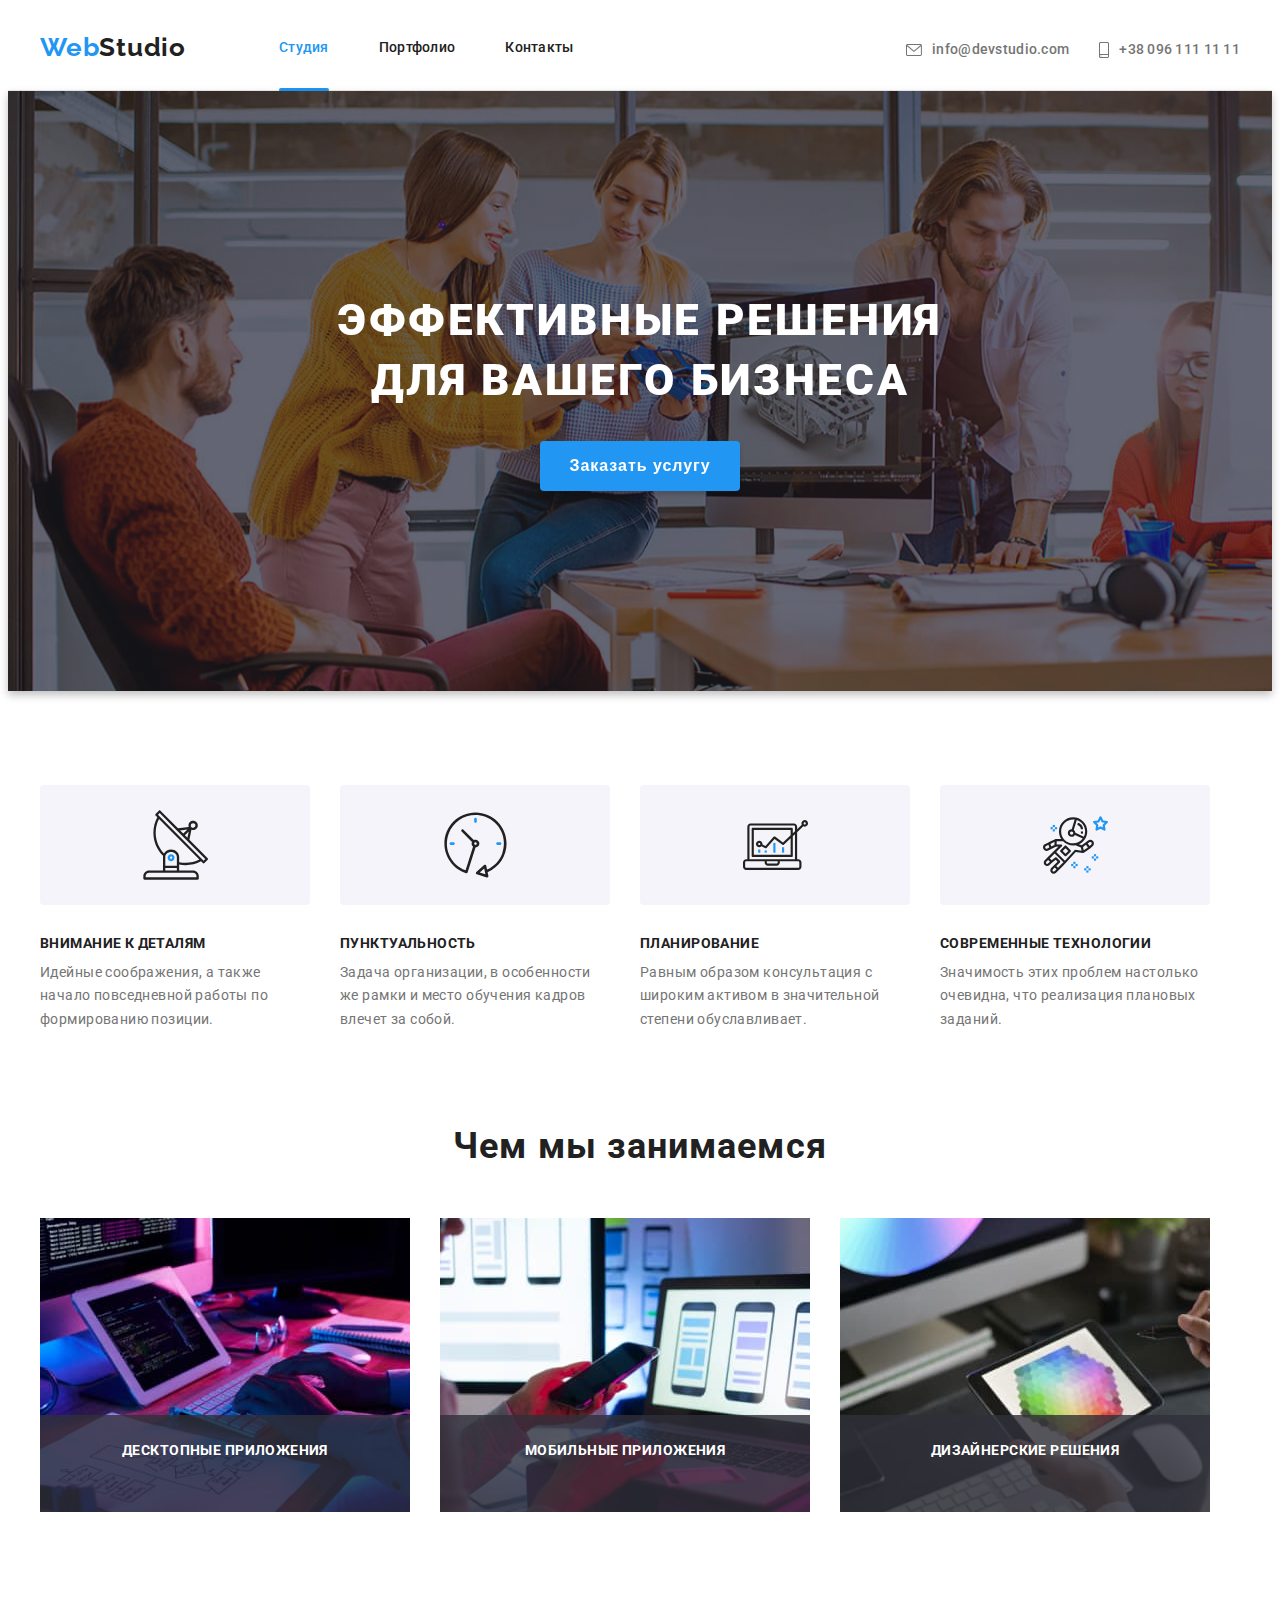
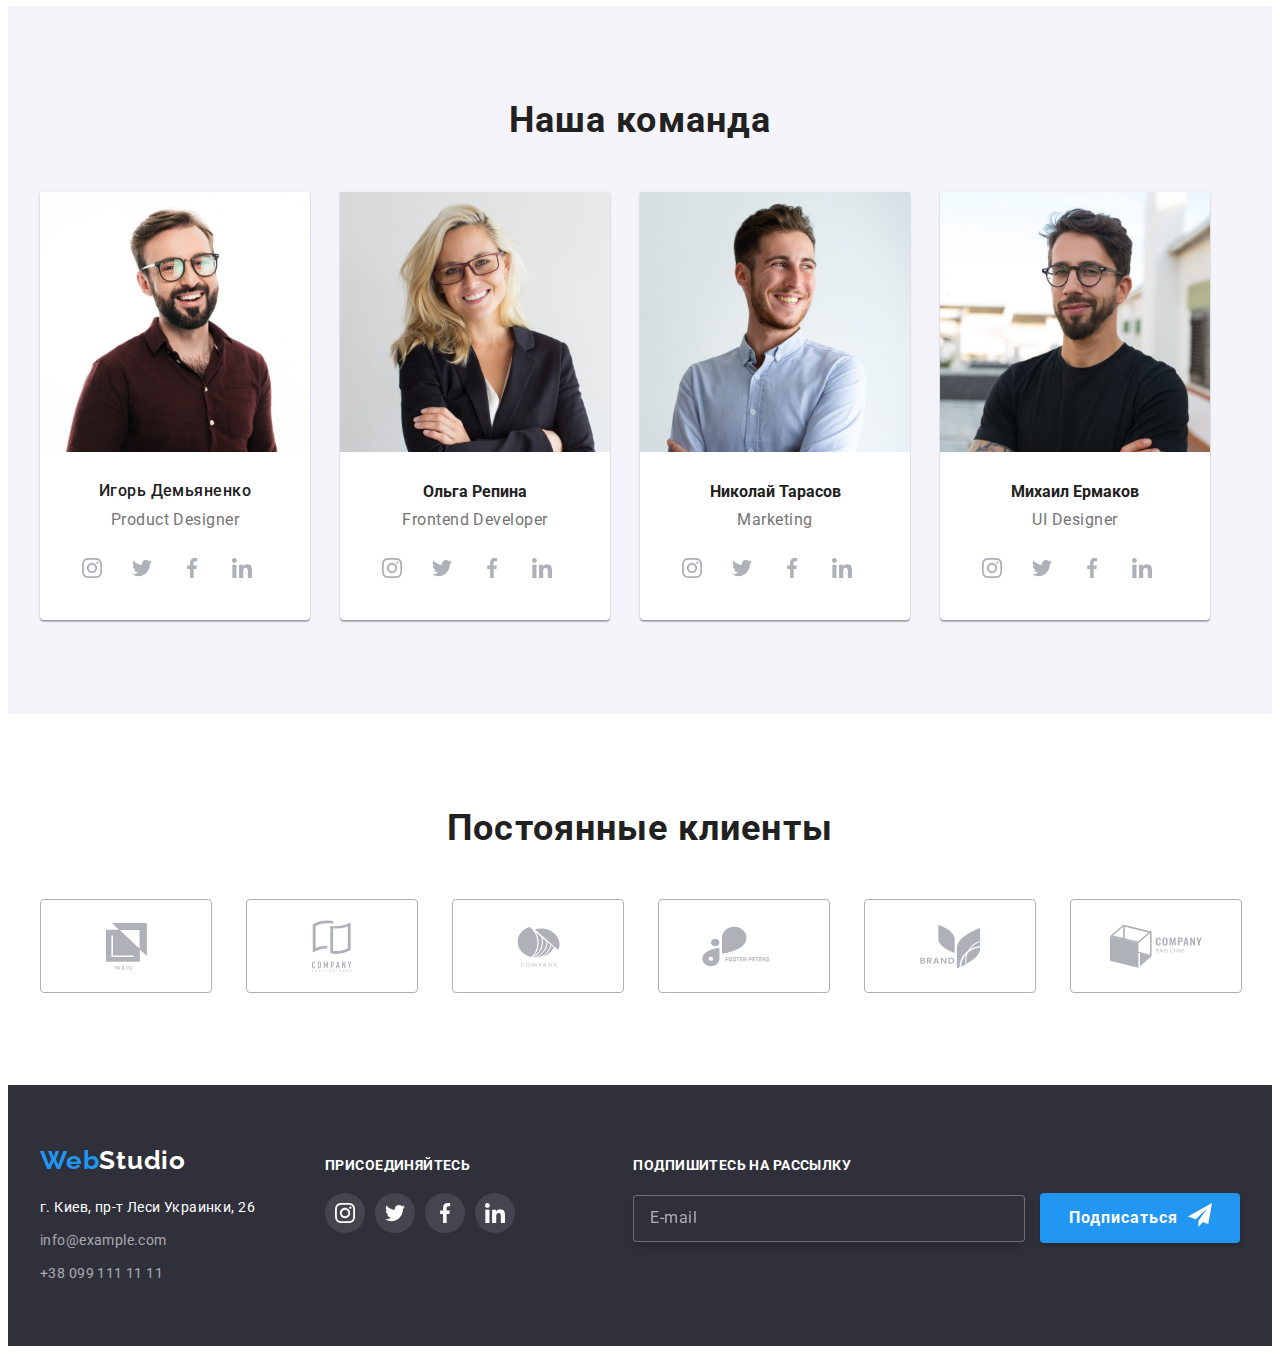
<file: index.html>
<!DOCTYPE html>
<html lang="ru">

<head>
  <meta charset="UTF-8" />
  <meta http-equiv="X-UA-Compatible" content="IE=edge" />
  <meta name="viewport" content="width=device-width, initial-scale=1.0" />
  <title>WebStudio - еффективные решения для вашего бизнеса</title>

  <link rel="stylesheet" href="https://cdnjs.cloudflare.com/ajax/libs/modern-normalize/1.1.0/modern-normalize.min.css"
    integrity="sha512-wpPYUAdjBVSE4KJnH1VR1HeZfpl1ub8YT/NKx4PuQ5NmX2tKuGu6U/JRp5y+Y8XG2tV+wKQpNHVUX03MfMFn9Q=="
    crossorigin="anonymous" referrerpolicy="no-referrer" />
  <link rel="preconnect" href="https://fonts.gstatic.com" />
  <link href="https://fonts.googleapis.com/css2?family=Raleway:wght@700&family=Roboto:wght@400;500;700;900&display=swap"
    rel="stylesheet" />
  <link rel="stylesheet" href="https://cdnjs.cloudflare.com/ajax/libs/animate.css/4.1.1/animate.min.css" />
  <link rel="stylesheet" href="./css/main.min.css" />
</head>

<body>
  <!--HEADER-->
  <header class="header">
    <div class="header__section container">
      <nav class="header__nav">
        <div class="header__nav-container">
          <a class="logo animate__swing" href="./">
            <span class="logo__left-side" lang="en">Web</span>Studio</a>
          <div class="header__menu-section">
            <ul class="header__menu">
              <li class="header__menu-item">
                <a class="header__menu-link current" href="./">Студия</a>
              </li>
              <li class="header__menu-item">
                <a class="header__menu-link" href="./portfolio.html">Портфолио</a>
              </li>
              <li class="header__menu-item">
                <a class="header__menu-link" href="">Контакты</a>
              </li>
            </ul>
          </div>
        </div>
      </nav>
      <ul class="info">
        <li class="info-point">
          <a class="mail link" href="mailto:info@devstudio.com">
            <svg class="info-icon" width="16" height="12">
              <use href="./images/icons.svg#icon-envelope"></use>
            </svg>
            info@devstudio.com
          </a>
        </li>
        <li class="info-point">
          <a class="tel link" href="tel:+380961111111">
            <svg class="info-icon" width="10" height="16">
              <use href="./images/icons.svg#icon-smartphone"></use>
            </svg>
            +38 096 111 11 11
          </a>
        </li>
      </ul>
    </div>
  </header>

  <main>
    <!--HERO-->
    <section class="hero">
      <div class="hero__section container">
        <h1 class="hero__header">
          Эффективные решения<br />
          для вашего бизнеса
        </h1>
        <button class="hero__button" type="button" data-modal-open>Заказать услугу</button>
      </div>
    </section>

    <!--OUR QUALITIES-->
    <section class="qualities section">
      <div class="qualities-section container">
        <h2 hidden>Наши качества</h2>
        <ul class="qualities__list">
          <li class="qualities__point">
            <div class="qualities__icon-box">
              <svg class="qualities__icon" width="65" height="70">
                <use href="./images/icons.svg#icon-antenna"></use>
              </svg>
            </div>
            <h3 class="qualities__name">Внимание к деталям</h3>
            <p class="qualities__description">
              Идейные соображения, а также начало повседневной работы по
              формированию позиции.
            </p>
          </li>
          <li class="qualities__point">
            <div class="qualities__icon-box">
              <svg class="qualities__icon" width="65" height="70">
                <use href="./images/icons.svg#icon-clock"></use>
              </svg>
            </div>
            <h3 class="qualities__name">Пунктуальность</h3>
            <p class="qualities__description">
              Задача организации, в особенности же рамки и место обучения
              кадров влечет за собой.
            </p>
          </li>
          <li class="qualities__point">
            <div class="qualities__icon-box">
              <svg class="qualities__icon" width="65" height="70">
                <use href="./images/icons.svg#icon-diagram"></use>
              </svg>
            </div>
            <h3 class="qualities__name">Планирование</h3>
            <p class="qualities__description">
              Равным образом консультация с широким активом в значительной
              степени обуславливает.
            </p>
          </li>
          <li class="qualities__point">
            <div class="qualities__icon-box">
              <svg class="qualities__icon" width="65" height="70">
                <use href="./images/icons.svg#icon-astronaut"></use>
              </svg>
            </div>
            <h3 class="qualities__name">Современные технологии</h3>
            <p class="qualities__description">
              Значимость этих проблем настолько очевидна, что реализация
              плановых заданий.
            </p>
          </li>
        </ul>
      </div>
    </section>

    <!--OUR-TASKS-->
    <section class="tasks__section section">
      <div class="tasks__container container">
        <h2 class="tasks__header">Чем мы занимаемся</h2>
        <ul class="tasks__list">
          <li class="tasks__point">
            <img src="./images/tasks/wrighting-code.jpg" alt="разработчик пишет код" width="370" height="294"/>
            <div class="tasks__overlay-box">
              <p class="tasks__overlay">десктопные приложения</p>
            </div>
          </li>
          <li class="tasks__point">
            <img src="./images/tasks/testing.jpg" alt="сотрудник тестирует приложение" width="370" height="294"/>
            <div class="tasks__overlay-box">
              <p class="tasks__overlay">мобильные приложения</p>
            </div>
          </li>
          <li class="tasks__point">
              <img src="./images/tasks/making-design.jpg" alt="сотрудник разрабатывает дизайн" width="370" height="294"/>
            <div class="tasks__overlay-box">
              <p class="tasks__overlay">дизайнерские решения</p>
            </div>
          </li>
        </ul>
      </div>
    </section>

    <!--TEAM-->
    <section class="team section">
      <div class="team__section container">
        <h2 class="section-header">Наша команда</h2>
        <ul class="team__list">
          <li class="team__point">
            <img src="./images/staff/ihor-demyanenko.jpg" alt="игорь демьяненко" width="270" height="260" />
            <div class="team__member-box">
              <h3 class="team__member-name">Игорь Демьяненко</h3>
              <p class="team__member-profession" lang="en">Product Designer</p>
              <ul class="social-list">
                <li class="social-point">
                  <a class="social-link team__social-link" href="">
                    <svg class="social-icon">
                      <use href="./images/icons.svg#icon-instagram"></use>
                    </svg>
                  </a>
                </li>
                <li class="social-point">
                  <a class="social-link team__social-link" href="">
                    <svg class="social-icon">
                      <use href="./images/icons.svg#icon-twitter"></use>
                    </svg>
                  </a>
                </li>
                <li class="social-point">
                  <a class="social-link team__social-link" href="">
                    <svg class="social-icon">
                      <use href="./images/icons.svg#icon-facebook"></use>
                    </svg>
                  </a>
                </li>
                <li class="social-point">
                  <a class="social-link team__social-link" href="">
                    <svg class="social-icon">
                      <use href="./images/icons.svg#icon-linkedin"></use>
                    </svg>
                  </a>
                </li>
              </ul>
            </div>
          </li>
          <li class="team__point">
            <img src="./images/staff/olha-repina.jpg" alt="ольга репина" width="270" height="260" />
            <div class="team__member-box">
              <h3 class="team__member">Ольга Репина</h3>
              <p class="team__member-profession" lang="en">Frontend Developer</p>
              <ul class="social-list">
                <li class="social-point">
                  <a class="social-link team__social-link" href="">
                    <svg class="social-icon">
                      <use href="./images/icons.svg#icon-instagram"></use>
                    </svg>
                  </a>
                </li>
                <li class="social-point">
                  <a class="social-link team__social-link" href="">
                    <svg class="social-icon">
                      <use href="./images/icons.svg#icon-twitter"></use>
                    </svg>
                  </a>
                </li>
                <li class="social-point">
                  <a class="social-link team__social-link" href="">
                    <svg class="social-icon">
                      <use href="./images/icons.svg#icon-facebook"></use>
                    </svg>
                  </a>
                </li>
                <li class="social-point">
                  <a class="social-link team__social-link" href="">
                    <svg class="social-icon">
                      <use href="./images/icons.svg#icon-linkedin"></use>
                    </svg>
                  </a>
                </li>
              </ul>
            </div>
          </li>
          <li class="team__point">
            <img src="./images/staff/nicolay-tarasov.jpg" alt="николай тарасов" width="270" height="260" />
            <div class="team__member-box">
              <h3 class="team-member">Николай Тарасов</h3>
              <p class="team__member-profession" lang="en">Marketing</p>
              <ul class="social-list">
                <li class="social-point">
                  <a class="social-link team__social-link" href="">
                    <svg class="social-icon">
                      <use href="./images/icons.svg#icon-instagram"></use>
                    </svg>
                  </a>
                </li>
                <li class="social-point">
                  <a class="social-link team__social-link" href="">
                    <svg class="social-icon">
                      <use href="./images/icons.svg#icon-twitter"></use>
                    </svg>
                  </a>
                </li>
                <li class="social-point">
                  <a class="social-link team__social-link" href="">
                    <svg class="social-icon">
                      <use href="./images/icons.svg#icon-facebook"></use>
                    </svg>
                  </a>
                </li>
                <li class="social-point">
                  <a class="social-link team__social-link" href="">
                    <svg class="social-icon">
                      <use href="./images/icons.svg#icon-linkedin"></use>
                    </svg>
                  </a>
                </li>
              </ul>
            </div>
          </li>
          <li class="team__point">
            <img src="./images/staff/mikhail-ermakov.jpg" alt="михаил ермаков" width="270" height="260" />
            <div class="team__member-box">
              <h3 class="team__member">Михаил Ермаков</h3>
              <p class="team__member-profession" lang="en">UI Designer</p>
              <ul class="social-list">
                <li class="social-point">
                  <a class="social-link team__social-link" href="">
                    <svg class="social-icon">
                      <use href="./images/icons.svg#icon-instagram"></use>
                    </svg>
                  </a>
                </li>
                <li class="social-point">
                  <a class="social-link team__social-link" href="">
                    <svg class="social-icon">
                      <use href="./images/icons.svg#icon-twitter"></use>
                    </svg>
                  </a>
                </li>
                <li class="social-point">
                  <a class="social-link team__social-link" href="">
                    <svg class="social-icon">
                      <use href="./images/icons.svg#icon-facebook"></use>
                    </svg>
                  </a>
                </li>
                <li class="social-point">
                  <a class="social-link team__social-link" href="">
                    <svg class="social-icon">
                      <use href="./images/icons.svg#icon-linkedin"></use>
                    </svg>
                  </a>
                </li>
              </ul>
            </div>
          </li>
        </ul>
      </div>
    </section>
  </main>

  <!-- OUR CLIENTS -->

  <section class="clients section">
    <div class="clients__container container">
      <h2 class="section-header">Постоянные клиенты</h2>
      <ul class="clients__list">
        <li class="clients__point">
          <a class="clients__link" href="">
            <svg class="client__icon" width="41px" height="47px">
              <use href="./images/icons.svg#icon-company-ya-co"></use>
            </svg>
          </a>
        </li>
        <li class="clients__point">
          <a class="clients__link" href="">
            <svg class="clients__icon" width="40px" height="52px">
              <use href="./images/icons.svg#icon-company-pages"></use>
            </svg>
          </a>
        </li>
        <li class="clients__point">
          <a class="clients__link" href="">
            <svg class="clients__icon" width="43px" height="41px">
              <use href="./images/icons.svg#icon-company-slices"></use>
            </svg>
          </a>
        </li>
        <li class="clients__point">
          <a class="clients__link" href="">
            <svg class="clients__icon" width="84px" height="41px">
              <use href="./images/icons.svg#icon-company-foster-peters"></use>
            </svg>
          </a>
        </li>
        <li class="clients__point">
          <a class="clients__link" href="">
            <svg class="clients__icon" width="63px" height="45px">
              <use href="./images/icons.svg#icon-company-leaves"></use>
            </svg>
          </a>
        </li>
        <li class="clients__point">
          <a class="clients__link" href="">
            <svg class="clients__icon" width="94px" height="44px">
              <use href="./images/icons.svg#icon-company-box"></use>
            </svg>
          </a>
        </li>
      </ul>
    </div>
  </section>

  <!--FOOTER-->
  <footer class="footer footer-section">
    <div class="container footer-container">
      <div class="footer__address-box">
        <a class="logo logo-footer" href="./"><span class="logo__left-side" lang="en">Web</span><span
            class="logo__right-side" lang="en">Studio</span></a>
        <address class="footer__address">
          <ul class="footer__address-list">
            <li class="footer__address-location">
              <a class="footer__location-link" href="https://goo.gl/maps/LH7wRKLAsP6Fqup57" target="_blank"
                rel="noopener, noreferrer">г. Киев, пр-т Леси Украинки, 26</a>
            </li>
            <li>
              <a class="footer__contacts" href="mailto:info@example.com">info@example.com</a>
            </li>
            <li>
              <a class="footer__contacts" href="tel:+380991111111">+38 099 111 11 11</a>
            </li>
          </ul>
        </address>
      </div>
      <div class="footer__social-box">
        <p class="footer__social-p">Присоединяйтесь</p>
        <ul class="footer__social-list">
          <li class="social-point">
            <a class="social-link footer__social-link" href="">
              <svg class="social-icon">
                <use href="./images/icons.svg#icon-instagram"></use>
              </svg>
            </a>
          </li>
          <li class="social-point">
            <a class="social-link footer__social-link" href="">
              <svg class="social-icon">
                <use href="./images/icons.svg#icon-twitter"></use>
              </svg>
            </a>
          </li>
          <li class="social-point">
            <a class="social-link footer__social-link" href="">
              <svg class="social-icon">
                <use href="./images/icons.svg#icon-facebook"></use>
              </svg>
            </a>
          </li>
          <li class="social-point">
            <a class="social-link footer__social-link" href="">
              <svg class="social-icon">
                <use href="./images/icons.svg#icon-linkedin"></use>
              </svg>
            </a>
          </li>
        </ul>
      </div>
      <div class="footer-mailing-container">
        <p class="footer-mailing-header">Подпишитесь на рассылку</p>
        <form action="#" class="footer-mailing-form">
          <input class="footer-user-mail-input" type="email" placeholder="E-mail" validate>
          <button class="footer-mailing-button" type="submit">
            <span class="mailing-button-wrapper">
              Подписаться
              <svg class="footer-button-mail-icon" width="24px" height="24px">
                <use href="./images/footer-send-mail-icon.svg#icon-send-mail"></use>
              </svg></span>
          </button>
        </form>
      </div>
    </div>
  </footer>

  <!-- BACKDROP И МОДАЛЬНОЕ ОКНО -->

  <div class="backdrop is-hidden" data-modal>
    <div class="modal">
      <button type="button" class="modal-close-btn" data-modal-close>
        <svg class="modal-close-icon" width="18" height="18">
          <use href="./images/modal-close-btn.svg#icon-modal-close-btn"></use>
        </svg>
      </button>

      <p class="modal-form-header">Оставьте свои данные, мы вам перезвоним</p>

      <form class="modal-form" action="#">
        <label class="modal-form-field">Имя
          <span class="modal-form-input-wrapper">
            <input class="modal-form-input" type="text" name="user-name" minlength="2" autofocus required
            pattern="[a-zA-Zа-яёА-Я]+" title="Используйте буквы латиницы или кирилицы">
            <svg class="modal-form-input-icon" width="18" height="18">
              <use href="./images/modal-input-icons.svg#icon-modal-person"></use>
            </svg>
          </span>
          
        </label>
        

        <label class="modal-form-field">Телефон
          <span class="modal-form-input-wrapper">
            <input class="modal-form-input" type="tel" name="user-tel" 
            pattern="[0-9]{3}-[0-9]{3}-[0-9]{2}-[0-9]{2}" title="093-000-00-00" required validate>
            <svg class="modal-form-input-icon" width="18" height="18">
              <use href="./images/modal-input-icons.svg#icon-modal-phone"></use>
            </svg>
          </span>
        </label>
        

        <label class="modal-form-field">Почта
          <span class="modal-form-input-wrapper">
            <input class="modal-form-input" type="email" name="user-email" validate>
            <svg class="modal-form-input-icon" width="18" height="18">
              <use href="./images/modal-input-icons.svg#icon-modal-email"></use>
            </svg>
          </span>
        </label>
        

        <label class="modal-form-field">Комментарий</label>
        <textarea class="modal-form-message" placeholder="Введите текст"></textarea>
        <input class="modal-form-checkbox visually-hidden-checkbox" type="checkbox" id="accept-policy" required>
        <label class="modal-form-checkbox-label" for="accept-policy">Соглашаюсь с рассылкой и принимаю&nbsp;<a
              class="modal-form-label-link" href="">Условия договора</a></label>
        <button class="modal-form-btn" type="submit">Отправить</button>


      </form>

    </div>
  </div>
  <script src="./js/modal.js"></script>
</body>

</html>
</file>
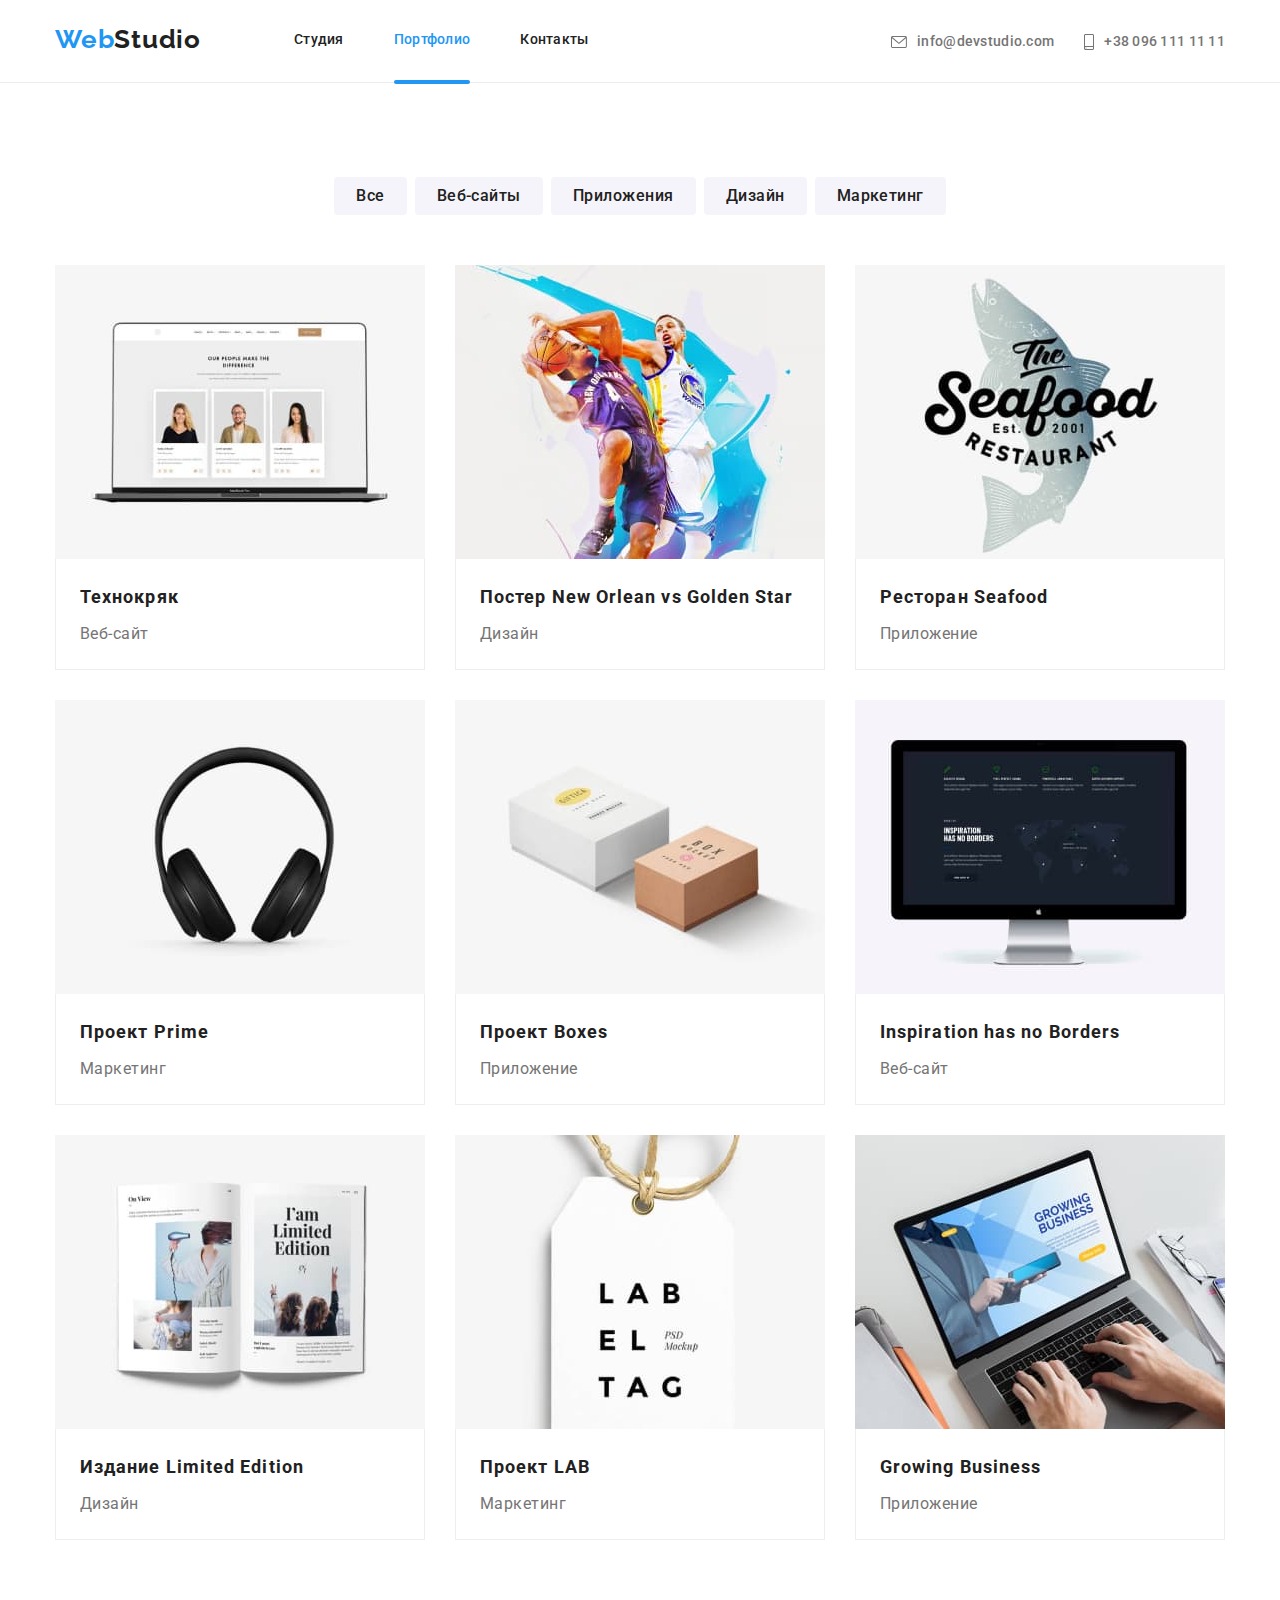
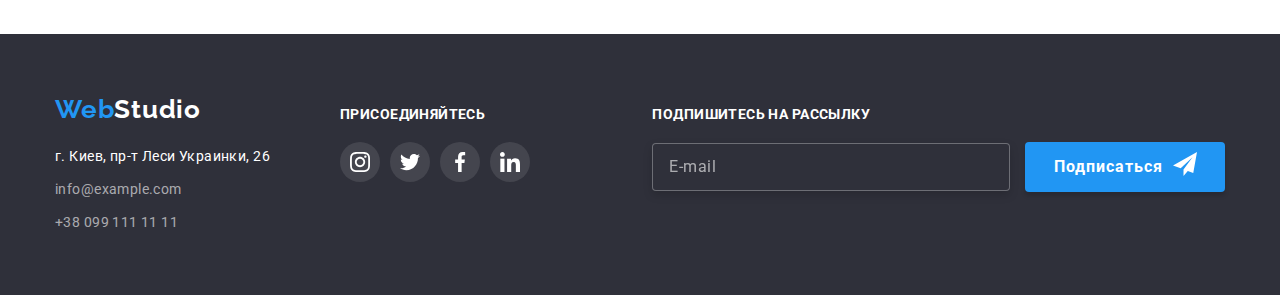
<file: portfolio.html>
<!DOCTYPE html>
<html lang="ru">

<head>
  <meta charset="UTF-8" />
  <meta http-equiv="X-UA-Compatible" content="IE=edge" />
  <meta name="viewport" content="width=device-width, initial-scale=1.0" />
  <title>WebStudio - Portfolio</title>
  <link rel="stylesheet" href="https://cdnjs.cloudflare.com/ajax/libs/modern-normalize/1.1.0/modern-normalize.css"
    integrity="sha512-Y0MM+V6ymRKN2zStTqzQ227DWhhp4Mzdo6gnlRnuaNCbc+YN/ZH0sBCLTM4M0oSy9c9VKiCvd4Jk44aCLrNS5Q=="
    crossorigin="anonymous" referrerpolicy="no-referrer" />
  <link rel="preconnect" href="https://fonts.gstatic.com" />
  <link href="https://fonts.googleapis.com/css2?family=Raleway:wght@700&family=Roboto:wght@400;500;700;900&display=swap"
    rel="stylesheet" />
  <link rel="stylesheet" href="https://cdnjs.cloudflare.com/ajax/libs/animate.css/4.1.1/animate.min.css" />
  <link rel="stylesheet" href="./css/main.min.css" />
</head>

<body>
  <!--HEADER-->
  <header class="header">
    <div class="header__section container">
      <nav class="header__nav">
        <div class="header__nav-container">
          <a class="logo animate__swing" href="./">
            <span class="logo__left-side" lang="en">Web</span>Studio</a>
          <div class="header__menu-section">
            <ul class="header__menu">
              <li class="header__menu-item">
                <a class="header__menu-link" href="./">Студия</a>
              </li>
              <li class="header__menu-item">
                <a class="header__menu-link current" href="./portfolio.html">Портфолио</a>
              </li>
              <li class="header__menu-item">
                <a class="header__menu-link" href="">Контакты</a>
              </li>
            </ul>
          </div>
        </div>
      </nav>
      <ul class="info">
        <li class="info-point">
          <a class="mail link" href="mailto:info@devstudio.com">
            <svg class="info-icon" width="16" height="12">
              <use href="./images/icons.svg#icon-envelope"></use>
            </svg>
            info@devstudio.com
          </a>
        </li>
        <li class="info-point">
          <a class="tel link" href="tel:+380961111111">
            <svg class="info-icon" width="10" height="16">
              <use href="./images/icons.svg#icon-smartphone"></use>
            </svg>
            +38 096 111 11 11
          </a>
        </li>
      </ul>
    </div>
  </header>

  <main>
    <div class="portfolio-section section">
      <div class="portfolio-container container">
        <h1 class="visually-hidden">Галерея проектов</h1>

        <!-- КНОПКИ ФИЛЬТРА ПРОЕКТОВ ПОРТФОЛИО-->

        <ul class="filter-list filter-section">
          <li class="filter-point">
            <button class="filter-button" type="button">Все</button>
          </li>
          <li class="filter-point">
            <button class="filter-button" type="button">Веб-сайты</button>
          </li>
          <li class="filter-point">
            <button class="filter-button" type="button">Приложения</button>
          </li>
          <li class="filter-point">
            <button class="filter-button" type="button">Дизайн</button>
          </li>
          <li class="filter-point">
            <button class="filter-button" type="button">Маркетинг</button>
          </li>
        </ul>

        <!--СПИСОК ПРОЕКТОВ ПОРТФОЛИО-->
        <div class="portfolio">
          <ul class="portfolio-list">
            <li class="portfolio-point">
              <a class="portfolio-project-link" href="">
                <div class="portfolio-img-box">
                  <img src="./images/portfolio/project-technokryak.jpg" alt="проэкт технокряк" width="370" height="294"
                    class="portfolio-img" />
                  <p class="portfolio-overlay">
                    Технокряк это современная площадка распространения коронавируса. Компании используют эту платформу
                    для цифрового
                    шпионажа и атак на защищённые сервера конкурентов.
                  </p>
                </div>
                <div class="project-info">
                  <h2 class="portfolio-project">Технокряк</h2>
                  <p class="project-description">Веб-сайт</p>
                </div>
              </a>
            </li>
            <li class="portfolio-point">
              <a class="portfolio-project-link" href="">
                <div class="portfolio-img-box">
                  <img src="./images/portfolio/new-orleans-and-golden-star.jpg" alt="проэкт постера" width="370"
                    height="294" class="portfolio-img" />
                  <p class="portfolio-overlay">
                    Технокряк это современная площадка распространения коронавируса. Компании используют эту платформу
                    для цифрового
                    шпионажа и атак на защищённые сервера конкурентов.
                  </p>
                </div>
                <div class="project-info">
                  <h2 class="portfolio-project">
                    Постер New Orlean vs Golden Star
                  </h2>
                  <p class="project-description">Дизайн</p>
                </div>
              </a>
            </li>
            <li class="portfolio-point">
              <a class="portfolio-project-link" href="">
                <div class="portfolio-img-box">
                  <img src="./images/portfolio/seafood-restaurant.jpg" alt="рыбный ресторан" width="370" height="294"
                    class="portfolio-img" />
                  <p class="portfolio-overlay">
                    Технокряк это современная площадка распространения коронавируса. Компании используют эту платформу
                    для цифрового
                    шпионажа и атак на защищённые сервера конкурентов.
                  </p>
                </div>

                <div class="project-info">
                  <h2 class="portfolio-project">Ресторан Seafood</h2>
                  <p class="project-description">Приложение</p>
                </div>
              </a>
            </li>
            <li class="portfolio-point">
              <a class="portfolio-project-link" href="">
                <div class="portfolio-img-box">
                  <img src="./images/portfolio/project-prime.jpg" alt="маркетинговый проект" width="370" height="294"
                    class="portfolio-img" />
                  <p class="portfolio-overlay">
                    Технокряк это современная площадка распространения коронавируса. Компании используют эту платформу
                    для цифрового
                    шпионажа и атак на защищённые сервера конкурентов.
                  </p>
                </div>

                <div class="project-info">
                  <h2 class="portfolio-project">Проект Prime</h2>
                  <p class="project-description">Маркетинг</p>
                </div>
              </a>
            </li>
            <li class="portfolio-point">
              <a class="portfolio-project-link" href="">
                <div class="portfolio-img-box">
                  <img src="./images/portfolio/project-boxes.jpg" alt="проект Boxes" width="370" height="294"
                    class="portfolio-img" />
                  <p class="portfolio-overlay">
                    Технокряк это современная площадка распространения коронавируса. Компании используют эту платформу
                    для цифрового
                    шпионажа и атак на защищённые сервера конкурентов.
                  </p>
                </div>

                <div class="project-info">
                  <h2 class="portfolio-project">Проект Boxes</h2>
                  <p class="project-description">Приложение</p>
                </div>
              </a>
            </li>
            <li class="portfolio-point">
              <a class="portfolio-project-link" href="">
                <div class="portfolio-img-box">
                  <img src="./images/portfolio/project-nspiration-has-no-borders.jpg" alt="веб-сайт" width="370"
                    height="294" class="portfolio-img" />
                  <p class="portfolio-overlay">
                    Технокряк это современная площадка распространения коронавируса. Компании используют эту платформу
                    для цифрового
                    шпионажа и атак на защищённые сервера конкурентов.
                  </p>
                </div>

                <div class="project-info">
                  <h2 class="portfolio-project">
                    Inspiration has no Borders
                  </h2>
                  <p class="project-description">Веб-сайт</p>
                </div>
              </a>
            </li>
            <li class="portfolio-point">
              <a class="portfolio-project-link" href="">
                <div class="portfolio-img-box">
                  <img src="./images/portfolio/project-limited-edition.jpg" alt="проект дизайна журнала" width="370"
                    height="294" class="portfolio-img" />
                  <p class="portfolio-overlay">
                    Технокряк это современная площадка распространения коронавируса. Компании используют эту платформу
                    для цифрового
                    шпионажа и атак на защищённые сервера конкурентов.
                  </p>
                </div>

                <div class="project-info">
                  <h2 class="portfolio-project">Издание Limited Edition</h2>
                  <p class="project-description">Дизайн</p>
                </div>
              </a>
            </li>
            <li class="portfolio-point">
              <a class="portfolio-project-link" href="">
                <div class="portfolio-img-box">
                  <img src="./images/portfolio/project-lab.jpg" alt="проект LAB" width="370" height="294"
                    class="portfolio-img" />
                  <p class="portfolio-overlay">
                    Технокряк это современная площадка распространения коронавируса. Компании используют эту платформу
                    для цифрового
                    шпионажа и атак на защищённые сервера конкурентов.
                  </p>
                </div>

                <div class="project-info">
                  <h2 class="portfolio-project">Проект LAB</h2>
                  <p class="project-description">Маркетинг</p>
                </div>
              </a>
            </li>
            <li class="portfolio-point">
              <a class="portfolio-project-link" href="">
                <div class="portfolio-img-box">
                  <img src="./images/portfolio/project-growing-business.jpg" alt="приложение" width="370" height="294"
                    class="portfolio-img" />
                  <p class="portfolio-overlay">
                    Технокряк это современная площадка распространения коронавируса. Компании используют эту платформу
                    для цифрового
                    шпионажа и атак на защищённые сервера конкурентов.
                  </p>
                </div>

                <div class="project-info">
                  <h2 class="portfolio-project">Growing Business</h2>
                  <p class="project-description">Приложение</p>
                </div>
              </a>
            </li>
          </ul>
        </div>
      </div>
    </div>
  </main>

  <!--FOOTER-->
  <footer class="footer footer-section">
    <div class="container footer-container">
      <div class="footer__address-box">
        <a class="logo logo-footer" href="./"><span class="logo__left-side" lang="en">Web</span><span
            class="logo__right-side" lang="en">Studio</span></a>
        <address class="footer__address">
          <ul class="footer__address-list">
            <li class="footer__address-location">
              <a class="footer__location-link" href="https://goo.gl/maps/LH7wRKLAsP6Fqup57" target="_blank"
                rel="noopener, noreferrer">г. Киев, пр-т Леси Украинки, 26</a>
            </li>
            <li>
              <a class="footer__contacts" href="mailto:info@example.com">info@example.com</a>
            </li>
            <li>
              <a class="footer__contacts" href="tel:+380991111111">+38 099 111 11 11</a>
            </li>
          </ul>
        </address>
      </div>
      <div class="footer__social-box">
        <p class="footer__social-p">Присоединяйтесь</p>
        <ul class="footer__social-list">
          <li class="social-point">
            <a class="social-link footer__social-link" href="">
              <svg class="social-icon">
                <use href="./images/icons.svg#icon-instagram"></use>
              </svg>
            </a>
          </li>
          <li class="social-point">
            <a class="social-link footer__social-link" href="">
              <svg class="social-icon">
                <use href="./images/icons.svg#icon-twitter"></use>
              </svg>
            </a>
          </li>
          <li class="social-point">
            <a class="social-link footer__social-link" href="">
              <svg class="social-icon">
                <use href="./images/icons.svg#icon-facebook"></use>
              </svg>
            </a>
          </li>
          <li class="social-point">
            <a class="social-link footer__social-link" href="">
              <svg class="social-icon">
                <use href="./images/icons.svg#icon-linkedin"></use>
              </svg>
            </a>
          </li>
        </ul>
      </div>
      <div class="footer-mailing-container">
        <p class="footer-mailing-header">Подпишитесь на рассылку</p>
        <form action="#" class="footer-mailing-form">
          <input class="footer-user-mail-input" type="email" placeholder="E-mail" validate>
          <button class="footer-mailing-button" type="submit">
            <span class="mailing-button-wrapper">
              Подписаться
              <svg class="footer-button-mail-icon" width="24px" height="24px">
                <use href="./images/footer-send-mail-icon.svg#icon-send-mail"></use>
              </svg></span>
          </button>
        </form>
      </div>
    </div>
  </footer>
</body>

</html>
</file>
<file: css/main.min.css>
:root{--main-font: "Roboto", sans-serif;--secondary-font: "Raleway", sans-serif;--font-weight-main: 500;--font-weight-secondary: bold;--font-weight-p: 400;--font-weight-member: 500;--font-weight-projecs-overflow: 400;--icon-fill-color: #afb1b8;--logo-icon-color-left: #2196f3;--logo-icon-color-right: #ffffff;--accent-color: #2196f3;--footer-accent-color: #ffffff;--main-font-color: #212121;--header-info-color: #757575;--hero-background-color: #c4c4c4;--hero-header-color: #ffffff;--hero-btn-color: #ffffff;--hero-btn-back-color: #2196f3;--description-color: #757575;--team-back-color: #f5f4fa;--footer-back-color: #2f303a;--location-link-color: #ffffff;--filter-accent-background-color: #2196f3;--filter-accent-font-color: #ffffff;--footer-main-color: rgba(255, 255, 255, 0.6);--font-weight-modal-label: 400;--main-duration: 250ms;--timing-function: cubic-bezier(0.4, 0, 0.2, 1)}.visually-hidden-checkbox{position:absolute !important;clip:rect(1px 1px 1px 1px);clip:rect(1px, 1px, 1px, 1px);padding:0 !important;border:0 !important;height:1px !important;width:1px !important;overflow:hidden}.visually-hidden{position:absolute;clip:rect(0 0 0 0);width:1px;height:1px;margin:-1px}h1,h2,h3,h4,h5,h6,p{margin-top:0;margin-bottom:0}ol,ul{padding-top:0;padding-bottom:0;padding-left:0;margin:0 0}img{display:block}body{font-family:var(--main-font);font-weight:var(--font-weight-main);font-size:14px;color:var(--main-font-color)}a{text-decoration:none;font-style:normal;color:var(--main-font-color)}li{list-style-type:none}.section{padding-top:94px;padding-bottom:94px}.footer-section{padding-bottom:60px}.container{margin:0 auto;width:1200px;padding-left:15px;padding-right:15px}.social-icon{width:20px;height:20px}.social-point{display:block;width:40px;height:40px;border-radius:50%}.social-point:not(:last-child){margin-right:10px}.social-link{display:flex;justify-content:center;align-items:center;width:100%;height:100%;border-radius:50%;transition:background-color var(--main-duration) var(--timing-function),fill var(--main-duration) var(--timing-function)}.footer__social-list{display:flex;margin-top:20px}.footer__social-p{font-weight:var(--font-weight-secondary);font-size:14px;line-height:16px;letter-spacing:0.03em;text-transform:uppercase;color:#ffffff}.footer__social-link{background-color:rgba(255,255,255,0.1);fill:#ffffff}.section-header{display:inline-block;margin-bottom:50px;font-weight:var(--font-weight-secondary);font-size:36px;line-height:1.16;text-align:center;letter-spacing:0.03em;color:var(--main-font-color)}.filter-section{display:flex;justify-content:center;margin-top:0;margin-bottom:50px;margin-left:auto;margin-right:auto}.filter-section .filter-point:not(:last-child){margin-right:8px}.filter-point:not(:last-child){margin-right:8px}.filter-button{font-family:inherit;font-size:16px;font-weight:500;line-height:26px;text-align:center;letter-spacing:0.03em;color:var(--main-font-color);cursor:pointer;background:#f5f4fa;border:none;border-radius:4px;padding:6px 22px 6px 22px;transition:box-shadow var(--main-duration) var(--timing-function),background-color var(--main-duration) var(--timing-function),color var(--main-duration) var(--timing-function)}.filter-button:hover,.filter-button:focus{color:var(--filter-accent-font-color);background-color:var(--filter-accent-background-color);box-shadow:0px 3px 1px rgba(0,0,0,0.1),0px 1px 2px rgba(0,0,0,0.08),0px 2px 2px rgba(0,0,0,0.12)}.backdrop{position:fixed;width:100vw;height:100vh;top:0;left:0;background:rgba(0,0,0,0.2);transition:opacity var(--main-duration) var(--timing-function),visibility var(--main-duration) var(--timing-function)}.is-hidden{opacity:0;visibility:hidden;pointer-events:none}.modal{position:absolute;margin-top:0;padding-top:0;top:50%;left:50%;transform:translate(-50%, -50%);width:528px;height:581px;background:#ffffff;box-shadow:0px 1px 3px rgba(0,0,0,0.12),0px 1px 1px rgba(0,0,0,0.14),0px 2px 1px rgba(0,0,0,0.2);border-radius:4px;padding:40px}.modal-close-btn{display:flex;align-items:center;justify-content:center;position:absolute;top:8px;right:8px;border-radius:50%;border:1px solid rgba(0,0,0,0.1);background-color:transparent;cursor:pointer;padding:6px 6px;transition:fill var(--main-duration) var(--timing-function)}.modal-close-btn:hover{fill:var(--accent-color)}.modal-form-header{font-family:var(--main-font);font-weight:var(--font-weight-secondary);font-size:20px;line-height:23px;text-align:center;letter-spacing:0.03em;margin-bottom:12px}.modal-form{display:flex;flex-direction:column}.modal-form-field{font-family:var(--main-font);font-weight:var(--font-weight-modal-label);font-size:12px;line-height:14px;letter-spacing:0.01em;color:#757575;margin-bottom:10px}.modal-form-input-wrapper{display:block;position:relative;margin-top:4px}.modal-form-input{border:1px solid rgba(33,33,33,0.2);border-radius:4px;width:100%;height:40px;padding-left:42px;outline:none;transition:border var(--main-duration) var(--timing-function)}.modal-form-input-icon{position:absolute;top:50%;transform:translateY(-50%);left:12px;transition:fill var(--main-duration) var(--timing-function)}.modal-form-input:hover,.modal-form-input:focus{border-color:var(--accent-color)}.modal-form-input:focus+.modal-form-input-icon,.modal-form-input:hover+.modal-form-input-icon{fill:var(--accent-color)}.modal-form-message{resize:none;width:100%;height:120px;border:1px solid rgba(33,33,33,0.2);border-radius:4px;outline:none;padding:12px 16px;transition:border var(--main-duration) var(--timing-function)}.modal-form-message::placeholder{font-size:14px;line-height:16px;letter-spacing:0.01em;color:rgba(117,117,117,0.5)}.modal-form-message:hover,.modal-form-message:focus{border-color:var(--accent-color)}.modal-form-checkbox-label{display:flex;align-items:center;font-family:var(--main-font);font-weight:400;font-size:14px;line-height:1.71;letter-spacing:0.03em;color:#757575;margin-top:20px}.modal-form-checkbox-label::before{display:block;content:"";background-image:url(../images/modal-checkbox/icon-checkbox.png);background-size:contain;background-repeat:no-repeat;width:16px;height:15px;border:none;margin-right:7px}.modal-form-checkbox:checked+.modal-form-checkbox-label::before{background-image:url(../images/modal-checkbox/icon-checkbox-checked.png);background-size:contain;background-repeat:no-repeat}.modal-form-label-link{text-decoration-line:underline;color:var(--accent-color)}.modal-form-btn{align-self:center;cursor:pointer;color:#ffffff;line-height:1.87;font-family:Roboto;font-weight:bold;font-size:16px;text-align:center;letter-spacing:0.06em;padding:10px 55px;margin-top:30px;background:#188ce8;box-shadow:0px 4px 4px rgba(0,0,0,0.15);border:none;border-radius:4px}.header{border-bottom:1px solid #ececec}.header__section{display:flex;margin-left:auto;margin-right:auto;align-items:baseline}.header__nav-container{display:flex;align-items:center}.info{display:flex;margin-left:auto}.info-point:not(:last-child){margin-right:30px}.logo{font-family:var(--secondary-font);font-family:Raleway;font-weight:var(--font-weight-secondary);font-size:26px;line-height:1.19;letter-spacing:0.03em;color:var(--main-font-color);text-decoration:none;margin-right:93px;padding-top:24px;padding-bottom:25px;animation-duration:1000ms}.logo__left-side{color:var(--logo-icon-color-left)}.header__menu-section{display:flex;width:294px}.header__menu{display:flex}.header__menu-link{position:relative;line-height:1.14;letter-spacing:0.02em;color:#212121;padding-top:32px;padding-bottom:36.5px;transition:color var(--main-duration) var(--timing-function)}.header__menu-link.current::before{position:absolute;display:block;content:"";width:100%;height:4px;bottom:0;background-color:var(--accent-color);border-radius:2px}.header__menu-link::after{position:absolute;display:block;content:"";width:100%;height:4px;bottom:0;background-color:var(--accent-color);border-radius:2px;transform:scaleX(0);transition:transform var(--main-duration) var(--timing-function)}.header__menu-link:hover::after,.header__menu-link:focus::after{transform:scaleX(1)}.header__menu-item:not(:last-child){margin-right:50px}.header__menu-link.current{color:var(--accent-color)}.header__menu-link:hover,.header__menu-link:focus{color:var(--accent-color)}.link{display:flex;align-items:center;line-height:1.14;letter-spacing:0.02em;color:var(--header-info-color);fill:var(--header-info-color);padding-top:32px;padding-bottom:32px;transition:color var(--main-duration) var(--timing-function)}.link:hover,.link:hover{color:var(--accent-color);fill:var(--accent-color)}.link:focus,.link:focus{color:var(--accent-color);fill:var(--accent-color)}.info-icon{margin-right:10px;transition:fill var(--main-duration) var(--timing-function)}.hero{background-image:linear-gradient(rgba(47,48,58,0.4), rgba(47,48,58,0.4)),url(../images/hero/hero-image.jpg);background-color:var(--hero-background-color);background-size:cover;filter:drop-shadow(0px 4px 4px rgba(0,0,0,0.25));max-width:1600px;margin:0 auto;padding-top:200px;padding-bottom:200px}.hero__section{display:flex;flex-direction:column;align-items:center;justify-content:center}.hero__header{display:inline-block;font-family:var(--main-font);font-weight:900;font-size:44px;line-height:1.36;margin-right:452px;margin-left:452px;margin-bottom:30px;width:696px;text-align:center;letter-spacing:0.06em;text-transform:uppercase;color:var(--hero-header-color)}.hero__button{display:inline-block;width:200px;padding-top:10px;padding-right:10px;padding-bottom:10px;padding-left:10px;border:0px;border-radius:4px;box-shadow:0px 4px 4px rgba(0,0,0,0.15);font-weight:var(--font-weight-secondary);font-size:16px;line-height:1.87;letter-spacing:0.06em;background-color:var(--hero-btn-back-color);color:var(--hero-btn-color);cursor:pointer}.qualities{display:flex}.qualities__list{display:flex}.qualities__point:not(last-child){margin-right:30px}.qualities__point{display:block;width:270px}.qualities__icon-box{display:flex;align-items:center;justify-content:center;margin-bottom:30px;border-radius:4px;width:270px;height:120px;background-color:#f5f4fa}.qualities__name{display:inline-block;margin-bottom:9px;font-size:14px;font-weight:var(--font-weight-secondary);line-height:1.14;letter-spacing:0.03em;text-transform:uppercase;color:var(--main-font-color)}.qualities__description{font-size:14px;font-weight:var(--font-weight-p);line-height:1.71;letter-spacing:0.03em;color:var(--description-color)}.tasks__section{display:flex;flex-direction:column;padding-top:0}.tasks__header{display:block;margin-left:auto;margin-right:auto;margin-bottom:50px;font-weight:var(--font-weight-secondary);font-size:36px;line-height:1.16;text-align:center;letter-spacing:0.03em;color:var(--main-font-color)}.tasks__list{display:flex}.tasks__point{display:block;position:relative;width:370px;height:294px}.tasks__point:not(:last-child){margin-right:30px}.tasks__overlay{font-weight:bold;font-size:14px;line-height:16px;text-align:center;letter-spacing:0.03em;text-transform:uppercase;color:#ffffff}.tasks__overlay-box{position:absolute;bottom:0;width:370px;height:70px;padding-top:27px;background-color:rgba(47,48,58,0.8)}.team__section{display:flex;flex-direction:column}.team__list{display:flex}.team__point{display:block;box-shadow:0px 1px 3px rgba(0,0,0,0.12),0px 1px 1px rgba(0,0,0,0.14),0px 2px 1px rgba(0,0,0,0.2);border-radius:0px 0px 4px 4px;background-color:#ffffff}.team__point:not(last-child){margin-right:30px}.team{background:var(--team-back-color)}.team__member-box{display:flex;flex-direction:column;align-items:center;padding-top:30px;padding-bottom:30px}.social-list{display:flex;align-items:center;margin-top:16px;width:206px;height:44px}.team__social-link{background-color:transparent;fill:#afb1b8}.social-link:focus,.social-link:hover{background-color:var(--accent-color);fill:#ffffff}.team__member-name{display:inline-block;font-size:16px;font-weight:var(--font-weight-member);line-height:1.18;text-align:center;letter-spacing:0.03em}.team__member-profession{display:inline-block;margin-top:10px;font-weight:400;font-size:16px;line-height:1.18;text-align:center;letter-spacing:0.03em;color:var(--description-color)}.clients__container{display:flex;flex-direction:column}.clients__list{display:flex;justify-content:space-between}.clients__point{width:170px;height:92px}.clients__link{display:flex;justify-content:center;align-items:center;width:100%;height:100%;border:1px solid #afb1b8;border-radius:4px;fill:var(--icon-fill-color);transition:fill var(--main-duration) var(--timing-function),border-color var(--timing-function) var(--main-duration)}.clients__link:hover,.clients__link:focus{fill:var(--accent-color);border:1px solid var(--accent-color)}.footer-container{display:flex}.footer{background-color:var(--footer-back-color)}.logo-footer{width:145px;padding-top:0;padding-bottom:0;margin-right:0;margin-bottom:20px}.logo__right-side{color:var(--logo-icon-color-right)}.footer__location-link{font-weight:400;font-style:normal;line-height:1.71;letter-spacing:0.03em;color:var(--location-link-color);transition:color var(--main-duration) var(--timing-function)}.footer__location-link:hover,.footer__location-link:focus{color:var(--accent-color)}.footer__contacts{font-weight:400;line-height:1.71;letter-spacing:0.03em;color:var(--footer-main-color);transition:color var(--main-duration) var(--timing-function)}.footer__contacts:hover,.footer__contacts:focus{color:var(--footer-accent-color)}.footer__address li:not(:last-child){margin-bottom:9px;margin-right:auto}.footer__address-box{display:flex;flex-direction:column;margin-top:60px}.footer__social-box{display:flex;flex-direction:column;width:206px;height:80px;margin-top:72px;margin-left:70px}.footer-mailing-container{display:flex;flex-direction:column;margin-left:auto;margin-top:72px}.footer-mailing-header{font-family:var(--main-font);font-weight:var(--font-weight-secondary);font-size:14px;line-height:16px;letter-spacing:0.03em;text-transform:uppercase;color:#ffffff;margin-bottom:20px}.footer-user-mail-input{color:#ffffff;padding:15px 16px;width:358px;border:1px solid rgba(255,255,255,0.3);filter:drop-shadow(0px 4px 4px rgba(0,0,0,0.15));border-radius:4px;background-color:var(--footer-back-color);outline:none}.footer-user-mail-input::placeholder{font-family:var(--main-font);font-weight:var(--font-weight-p);font-size:16px;line-height:1.25;letter-spacing:0.03em;color:rgba(255,255,255,0.6)}.footer-user-mail-input:hover,.footer-user-mail-input:focus{border-color:var(--accent-color)}.mailing-button-wrapper{display:flex}.footer-mailing-button{color:#ffffff;font-family:var(--main-font);font-weight:var(--font-weight-secondary);font-size:16px;line-height:1.87;letter-spacing:0.06em;background:#2196f3;box-shadow:0px 4px 4px rgba(0,0,0,0.15);border-radius:4px;border:none;padding-top:10px;padding-bottom:10px;padding-left:29px;padding-right:28px;margin-left:12px;cursor:pointer}.footer-button-mail-icon{margin-left:10px}.portfolio-list{display:flex;flex-wrap:wrap;justify-content:center}.portfolio-point{display:flex;flex-direction:column;align-items:center;width:370px;transition:box-shadow 250ms linear}.portfolio-point:hover{box-shadow:0px 1px 1px rgba(0,0,0,0.12),0px 4px 4px rgba(0,0,0,0.06),1px 4px 6px rgba(0,0,0,0.16)}.portfolio-point:not(:nth-child(3n+3)){margin-right:30px}.portfolio-point:nth-last-child(n+4){margin-bottom:30px}.project-info{padding:20px 24px;border-right:1px solid #eeeeee;border-bottom:1px solid #eeeeee;border-left:1px solid #eeeeee}.portfolio-project{margin-bottom:4px;font-weight:var(--font-weight-secondary);font-size:18px;line-height:2;letter-spacing:0.06em;color:var(--main-font-color)}.project-description{font-weight:400;font-size:16px;line-height:1.87;letter-spacing:0.03em;color:var(--description-color)}.portfolio-img-box{position:relative;overflow:hidden}.portfolio-overlay{display:block;position:absolute;top:0;left:0;width:100%;height:100%;padding:63px 24px;font-weight:var(--font-weight-projecs-overflow);background:rgba(33,150,243,0.9);font-size:18px;line-height:1.56;letter-spacing:0.03em;color:#ffffff;transform:translateY(101%);transition-duration:250ms}.portfolio-project-link:hover .portfolio-overlay,.portfolio-project-link:focus .portfolio-overlay{transform:translateY(0%);animation-timing-function:var(--timing-function)}
/*# sourceMappingURL=main.min.css.map */
</file>
